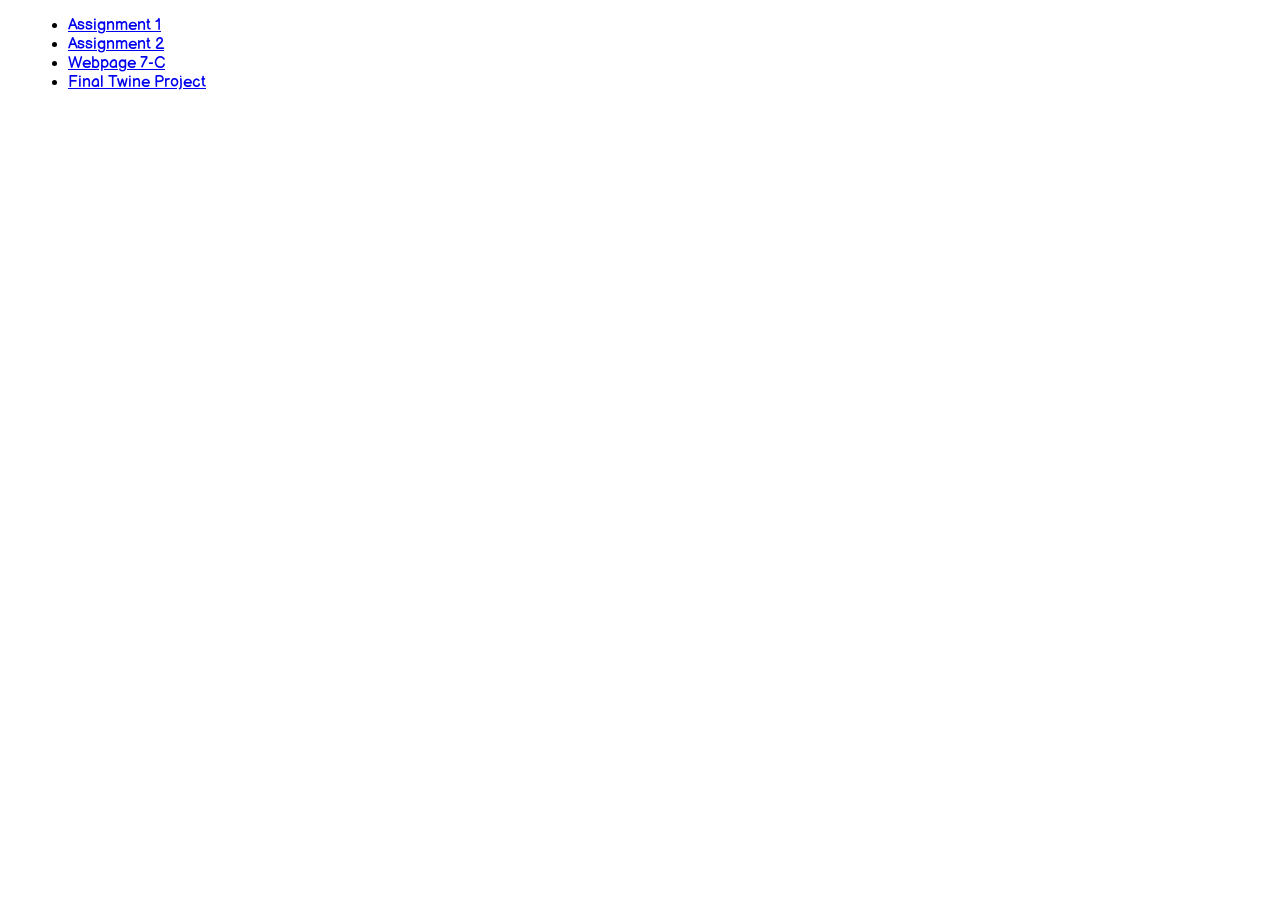
<file: index.html>
<!DOCTYPE html>
<html lang="en">
<head>
    <meta charset="UTF-8">
    <meta name="viewport" content="width=device-width, initial-scale=1.0">
    <style>
        @import url('https://fonts.googleapis.com/css2?family=Balsamiq+Sans:ital,wght@0,400;0,700;1,400;1,700&display=swap');
    </style>
    <title>COMM-150</title>
    <link rel="stylesheet" type="text/css" href="stylesx.css">
</head>

<body>
    
    <ul>
        <li><a href="index.html" class="active">Assignment 1</a></li>
        <li><a href="assignment2.html">Assignment 2</a></li>
        <li><a href="webpage.html">Webpage 7-C</a></li>
        <li><a href="Doom and Despair.html">Final Twine Project</a></li>
    </ul>
    

</body>
</html>
</file>
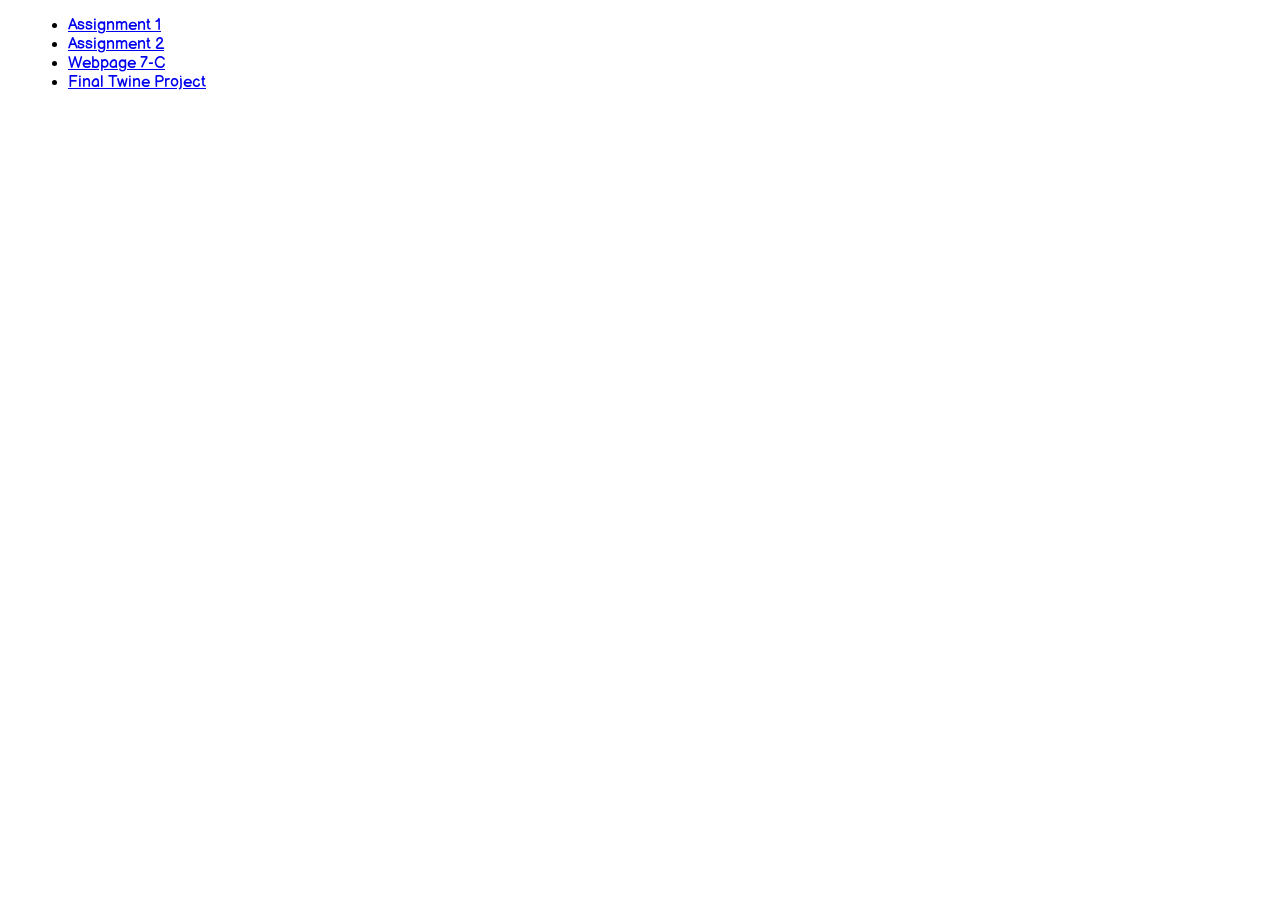
<file: assignment1.html>
<!DOCTYPE html>
<html lang="en">
<head>
    <meta charset="UTF-8">
    <meta name="viewport" content="width=device-width, initial-scale=1.0">
    <style>
        @import url('https://fonts.googleapis.com/css2?family=Balsamiq+Sans:ital,wght@0,400;0,700;1,400;1,700&display=swap');
    </style>
    <title>COMM-150</title>
    <link rel="stylesheet" type="text/css" href="stylesx.css">
</head>

<body>
    
    <ul>
        <li><a href="assignment1.html" class="active">Assignment 1</a></li>
        <li><a href="assignment2.html">Assignment 2</a></li>
        <li><a href="webpage.html">Webpage 7-C</a></li>
        <li><a href="Doom and Despair.html">Final Twine Project</a></li>
    </ul>
    

</body>
</html>
</file>
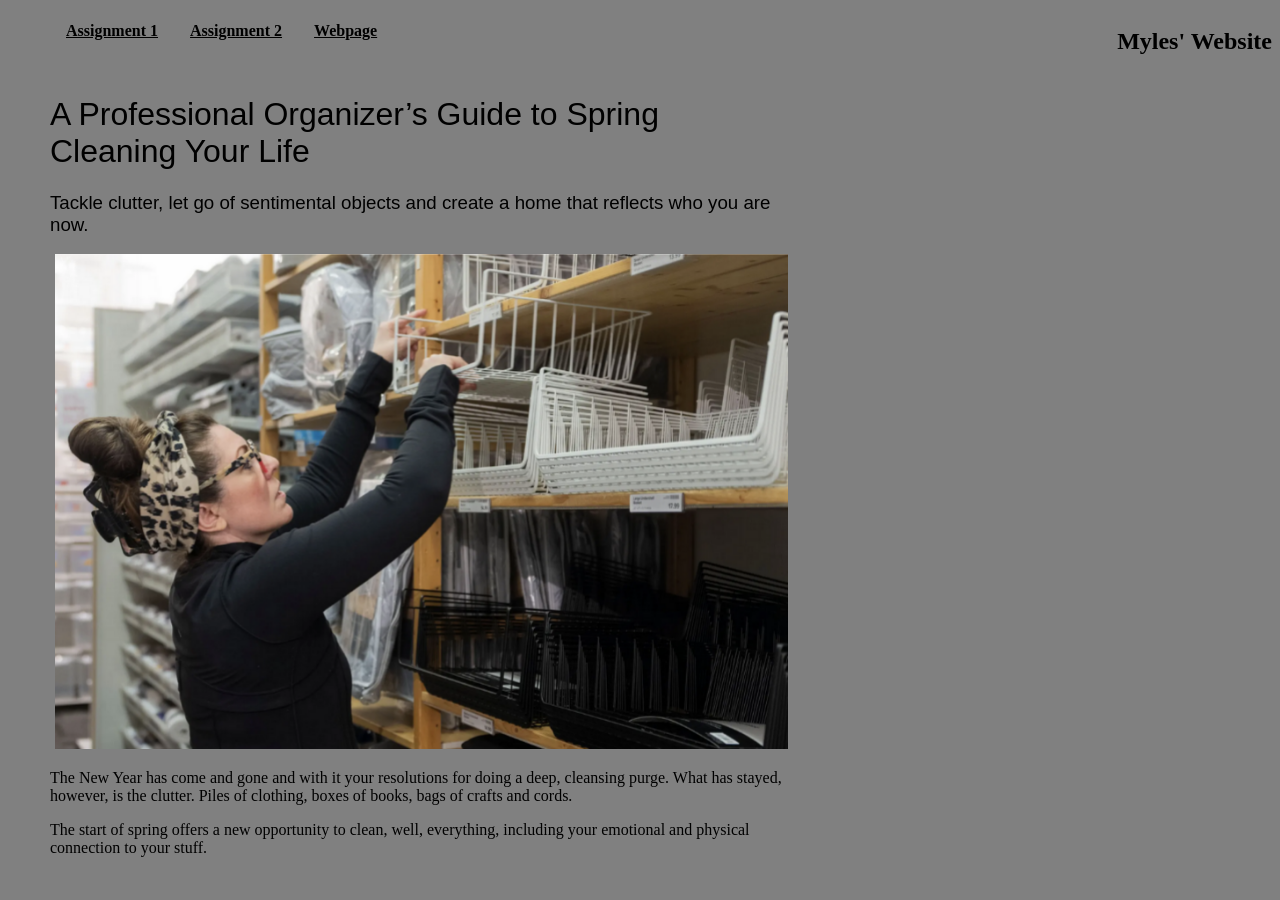
<file: assignment2.html>
<!DOCTYPE html>
<html lang="en">
<head>
    <meta charset="UTF-8">
    <meta name="viewport" content="width=device-width, initial-scale=1.0">
    <style>
        @import url('https://fonts.googleapis.com/css2?family=Balsamiq+Sans:ital,wght@0,400;0,700;1,400;1,700&display=swap');
    </style>
    <title>COMM-150</title>
    <link rel="stylesheet" type="text/css" href="styles2.css">
</head>

<body>
    <div id="head">
        <h2>Myles' Website</h2>
    </div>
    
    <nav>
        <ul class="topnav">
            <li><a href=index.html">Assignment 1</a></li>
            <li><a href="assignment2.html" class="active">Assignment 2</a></li>
            <li><a href="webpage.html">Webpage</a></li>
        </ul>
    </nav>

    <h1>A Professional Organizer’s Guide to Spring Cleaning Your Life</h1>

    <h3>Tackle clutter, let go of sentimental objects and create a home that reflects who you are now.</h3>
    
    <img src="shopping.png" alt="A woman reaching for something on the shelf at the store">

    <p>
        The New Year has come and gone and with it your resolutions for doing a deep, cleansing purge. What has stayed, however, is the clutter. 
        Piles of clothing, boxes of books, bags of crafts and cords.  
    </p>
    <p>
        The start of spring offers a new opportunity to clean, well, everything, including your emotional and physical connection to your stuff.
    </p>

</body>
</html>
</file>
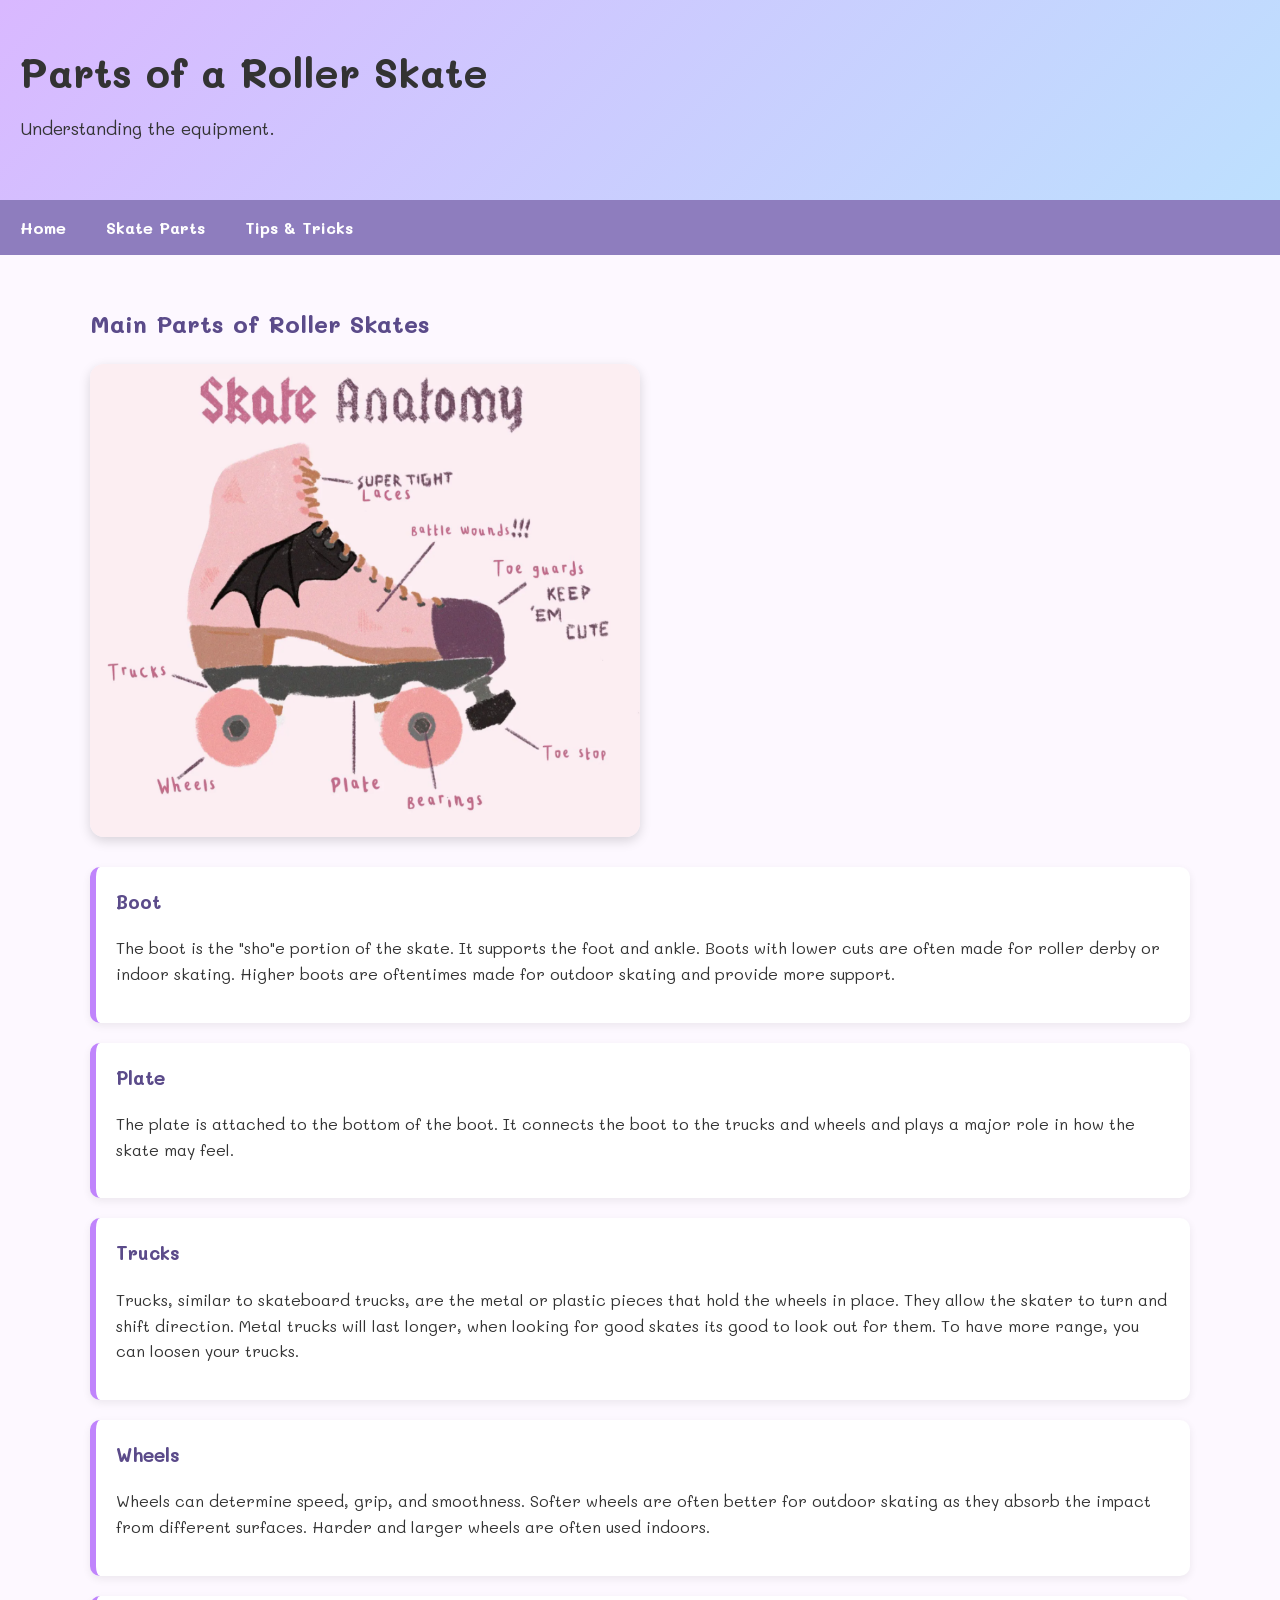
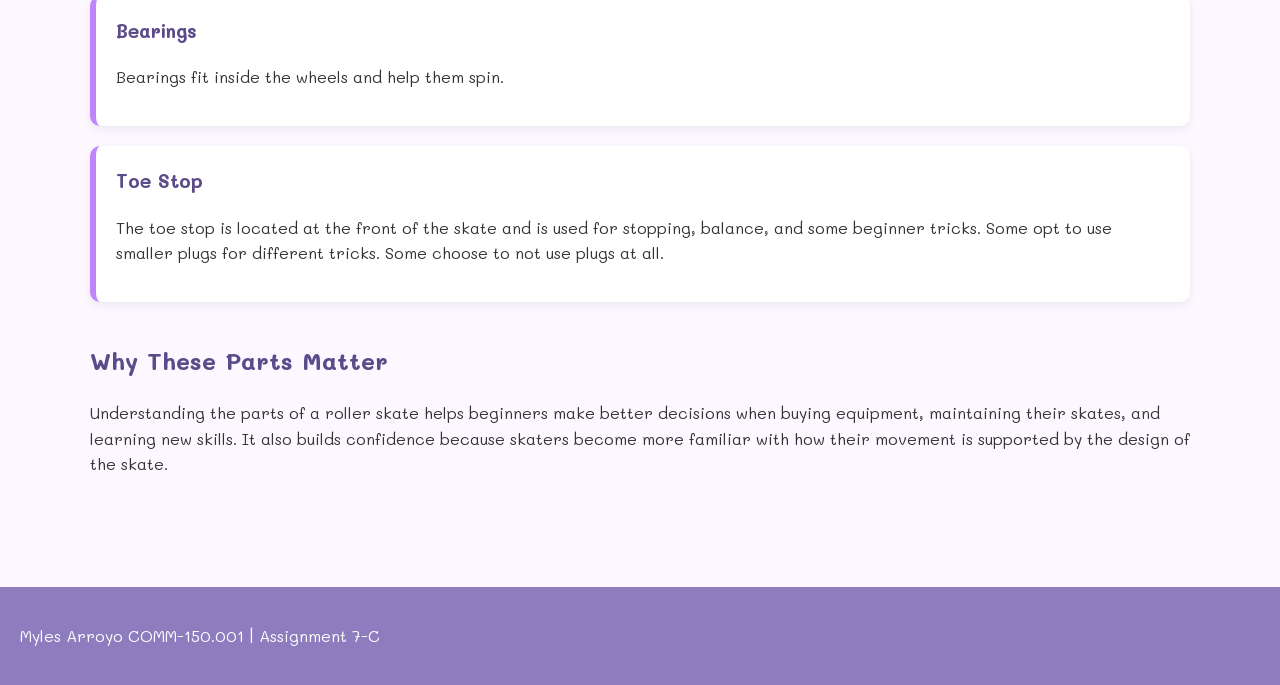
<file: parts.html>
<!DOCTYPE html>
<html lang="en">
<head>
    <meta charset="UTF-8">
    <meta name="viewport" content="width=device-width, initial-scale=1.0">
    <style>
        @import url('https://fonts.googleapis.com/css2?family=Mali:ital,wght@0,200;0,300;0,400;0,500;0,600;0,700;1,200;1,300;1,400;1,500;1,600;1,700&display=swap');
    </style>
    <title>Parts of a Roller Skate</title>
    <link rel="stylesheet" href="style.css">
</head>
<body>

    <header>
        <h1>Parts of a Roller Skate</h1>
        <p class="subtitle">Understanding the equipment.</p>
    </header>

    <nav>
        <ul class="nav-links">
            <li><a href="webpage.html">Home</a></li>
            <li><a href="parts.html">Skate Parts</a></li>
            <li><a href="tips.html">Tips & Tricks</a></li>
        </ul>
    </nav>

    <main>
        <section class="content-section">
            <h2>Main Parts of Roller Skates</h2>

            <div class="page-image">
                    <img src="skateanatomy.png" alt="Anatomy of a roller skate">
                </div>
            </div>

            <div class="info-list">
                <div class="info-item">
                    <h3>Boot</h3>
                    <p>
                        The boot is the "sho"e portion of the skate. It supports the foot and ankle. Boots with
                        lower cuts are often made for roller derby or indoor skating. Higher boots are oftentimes 
                        made for outdoor skating and provide more support.
                    </p>
                </div>

                <div class="info-item">
                    <h3>Plate</h3>
                    <p>
                        The plate is attached to the bottom of the boot. It connects the boot to the
                        trucks and wheels and plays a major role in how the skate may feel.
                    </p>
                </div>

                <div class="info-item">
                    <h3>Trucks</h3>
                    <p>
                        Trucks, similar to skateboard trucks, are the metal or plastic pieces that hold the wheels in place. They allow
                        the skater to turn and shift direction. Metal trucks will last longer, when looking
                        for good skates its good to look out for them. To have more range, you can loosen your trucks.
                    </p>
                </div>

                <div class="info-item">
                    <h3>Wheels</h3>
                    <p>
                        Wheels can determine speed, grip, and smoothness. Softer wheels are often better for
                        outdoor skating as they absorb the impact from different surfaces.
                        Harder and larger wheels are often used indoors.
                    </p>
                </div>

                <div class="info-item">
                    <h3>Bearings</h3>
                    <p>
                        Bearings fit inside the wheels and help them spin. 
                    </p>
                </div>

                <div class="info-item">
                    <h3>Toe Stop</h3>
                    <p>
                        The toe stop is located at the front of the skate and is used for stopping,
                        balance, and some beginner tricks. Some opt to use smaller plugs for different tricks.
                        Some choose to not use plugs at all.
                    </p>
                </div>
            </div>
        </section>

        <section class="content-section">
            <h2>Why These Parts Matter</h2>
            <p>
                Understanding the parts of a roller skate helps beginners make better decisions when
                buying equipment, maintaining their skates, and learning new skills. It also builds
                confidence because skaters become more familiar with how their movement is supported
                by the design of the skate.
            </p>
        </section>
    </main>

    <footer>
        <p>Myles Arroyo COMM-150.001 | Assignment 7-C</p>
    </footer>

</body>
</html>
</file>
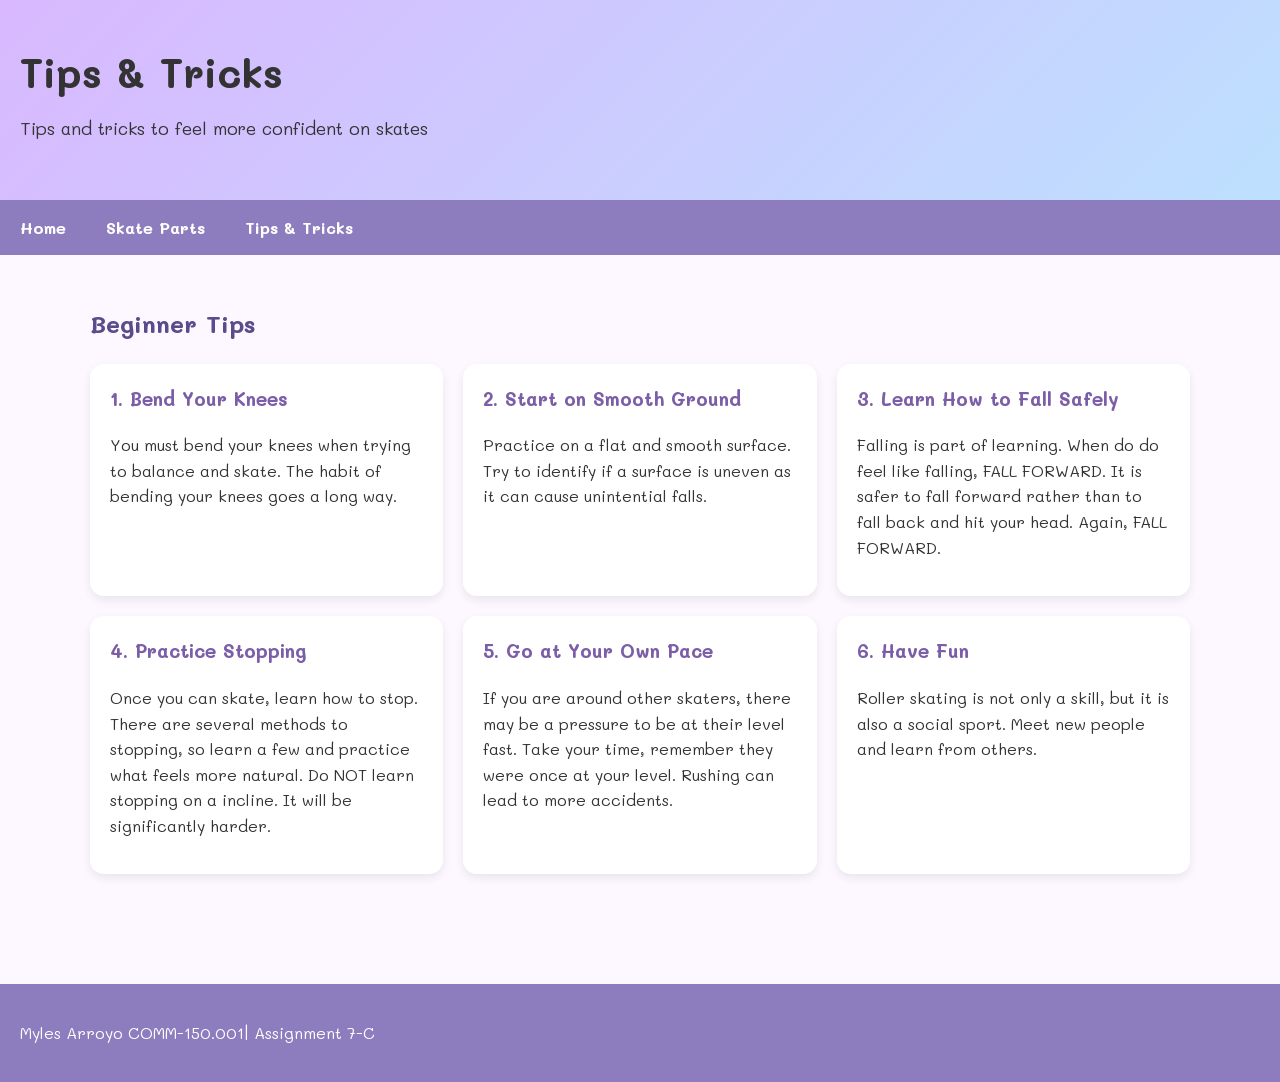
<file: tips.html>
<!DOCTYPE html>
<html lang="en">
<head>
    <meta charset="UTF-8">
    <meta name="viewport" content="width=device-width, initial-scale=1.0">
    <style>
        @import url('https://fonts.googleapis.com/css2?family=Mali:ital,wght@0,200;0,300;0,400;0,500;0,600;0,700;1,200;1,300;1,400;1,500;1,600;1,700&display=swap');
    </style>
    <title>Roller Skating Tips and Tricks</title>
    <link rel="stylesheet" href="style.css">
</head>
<body>

    <header>
        <h1>Tips & Tricks</h1>
        <p class="subtitle">Tips and tricks to feel more confident on skates</p>
    </header>

    <nav>
        <ul class="nav-links">
            <li><a href="webpage.html">Home</a></li>
            <li><a href="parts.html">Skate Parts</a></li>
            <li><a href="tips.html">Tips & Tricks</a></li>
        </ul>
    </nav>

    <main>
        <section class="content-section">
            <h2>Beginner Tips</h2>


            <div class="card-container">
                <div class="card">
                    <h3>1. Bend Your Knees</h3>
                    <p>
                        You must bend your knees when trying to balance and skate. The habit of bending
                        your knees goes a long way.
                    </p>
                </div>

                <div class="card">
                    <h3>2. Start on Smooth Ground</h3>
                    <p>
                        Practice on a flat and smooth surface. Try to identify if a surface is 
                        uneven as it can cause unintential falls. 
                    </p>
                </div>

                <div class="card">
                    <h3>3. Learn How to Fall Safely</h3>
                    <p>
                        Falling is part of learning. When do do feel like falling, FALL FORWARD.
                        It is safer to fall forward rather than to fall back and hit your head. Again,
                        FALL FORWARD.
                    </p>
                </div>

                <div class="card">
                    <h3>4. Practice Stopping</h3>
                    <p>
                        Once you can skate, learn how to stop. There are several methods to stopping, 
                        so learn a few and practice what feels more natural. Do NOT learn stopping on a incline.
                        It will be significantly harder.
                    </p>
                </div>

                <div class="card">
                    <h3>5. Go at Your Own Pace</h3>
                    <p>
                        If you are around other skaters, there may be a pressure to be at their level fast.
                        Take your time, remember they were once at your level. Rushing can lead to more accidents.
                    </p>
                </div>

                <div class="card">
                    <h3>6. Have Fun</h3>
                    <p>
                        Roller skating is not only a skill, but it is also a social sport. Meet new people and 
                        learn from others.
                    </p>
                </div>
            </div>
        </section>

    </main>

    <footer>
        <p>Myles Arroyo COMM-150.001| Assignment 7-C</p>
    </footer>

</body>
</html>
</file>
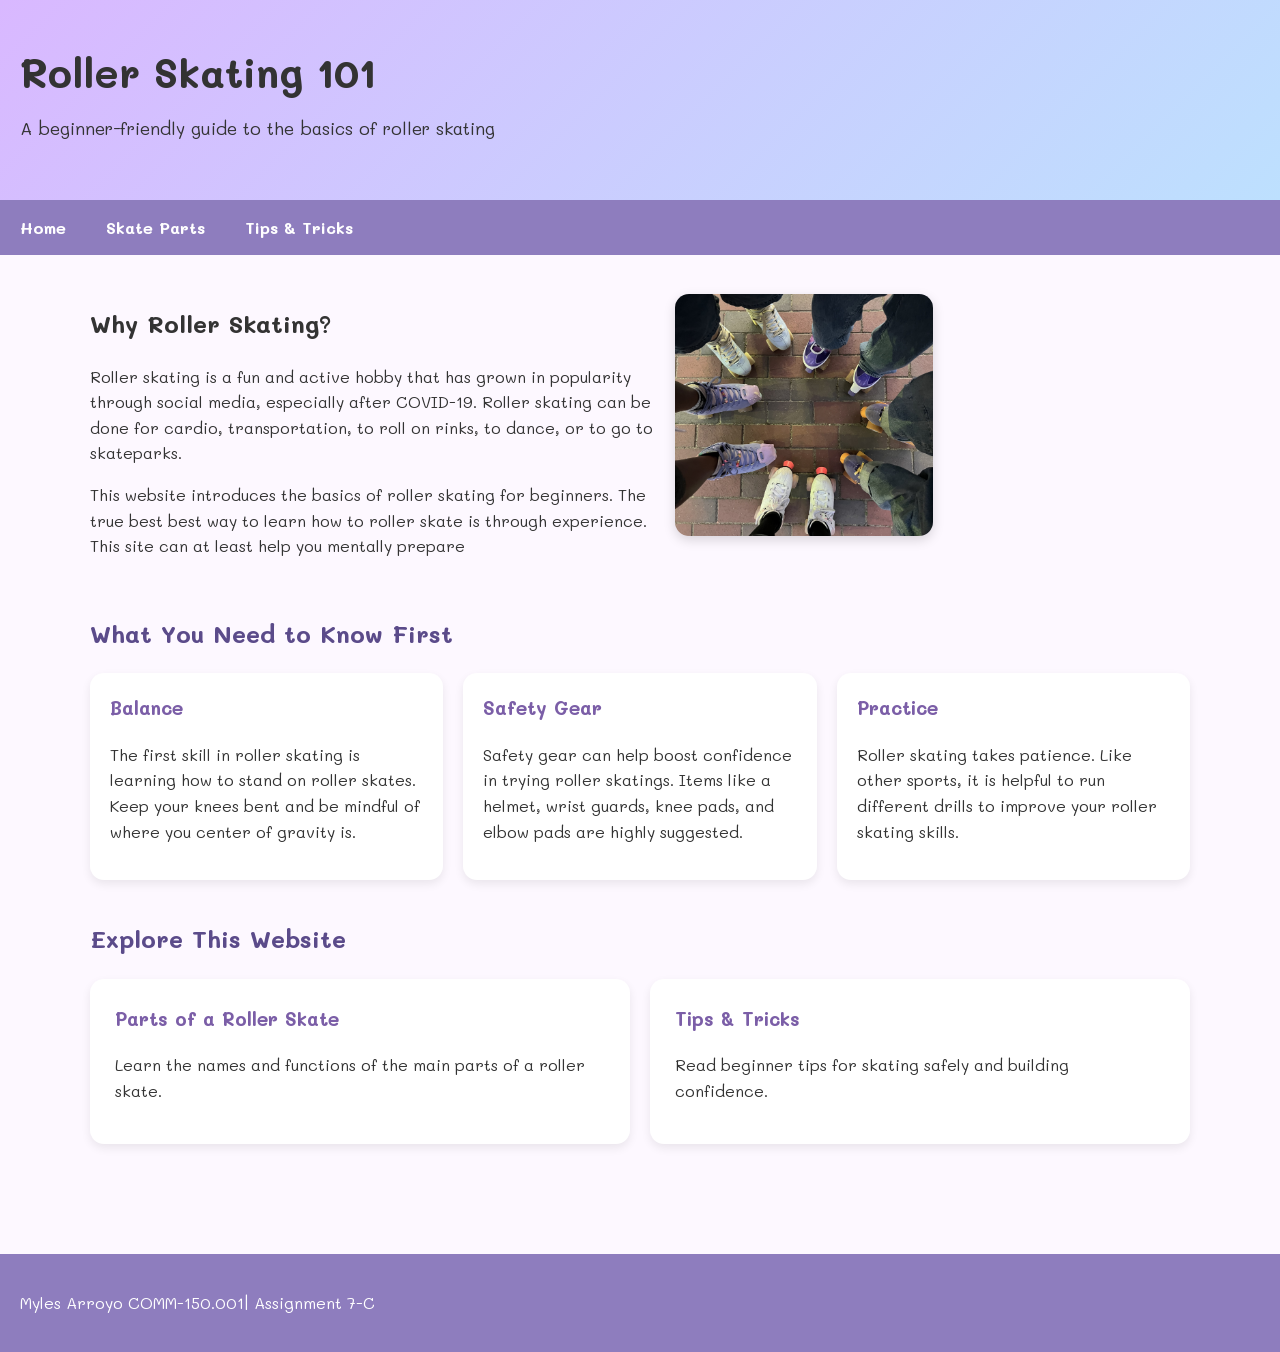
<file: webpage.html>
<!DOCTYPE html>
<html lang="en">
<head>
    <meta charset="UTF-8">
    <meta name="viewport" content="width=device-width, initial-scale=1.0">
    <style>
        @import url('https://fonts.googleapis.com/css2?family=Mali:ital,wght@0,200;0,300;0,400;0,500;0,600;0,700;1,200;1,300;1,400;1,500;1,600;1,700&display=swap');
    </style>
    <title>Roller Skating Basics</title>
    <link rel="stylesheet" href="style.css">
</head>
<body>

    <header>
        <h1>Roller Skating 101</h1>
        <p class="subtitle">A beginner-friendly guide to the basics of roller skating</p>
    </header>

    <nav>
        <ul class="nav-links">
            <li><a href="webpage.html">Home</a></li>
            <li><a href="parts.html">Skate Parts</a></li>
            <li><a href="tips.html">Tips & Tricks</a></li>
        </ul>
    </nav>

    <main>
        <section class="main">
            <div class="main-text">
                <h2>Why Roller Skating?</h2>
                <p>
                    Roller skating is a fun and active hobby that has grown in popularity
                    through social media, especially after COVID-19. Roller skating can be done
                    for cardio, transportation, to roll on rinks, to dance, or to go to skateparks.
                    
                </p>
                <p>
                    This website introduces the basics of roller skating for beginners. The true best
                    best way to learn how to roller skate is through experience. This site can at least
                    help you mentally prepare
                </p>
            </div>

            <div class="main-image">
                    <img src="skategroup.jpg" alt="a circle of rollerskaters standing together">
                </div>
            </div>
        </section>

        <section class="content-section">
            <h2>What You Need to Know First</h2>
            <div class="card-container">
                <div class="card">
                    <h3>Balance</h3>
                    <p>
                        The first skill in roller skating is learning how to stand on roller skates.
                        Keep your knees bent and be mindful of where you center of gravity is.
                    </p>
                </div>

                <div class="card">
                    <h3>Safety Gear</h3>
                    <p>
                        Safety gear can help boost confidence in trying roller skatings. Items like 
                        a helmet, wrist guards, knee pads, and elbow pads are highly suggested. 
                    </p>
                </div>

                <div class="card">
                    <h3>Practice</h3>
                    <p>
                        Roller skating takes patience. Like other sports, it is helpful to run
                        different drills to improve your roller skating skills.
                    </p>
                </div>
            </div>
        </section>

        <section class="content-section">
            <h2>Explore This Website</h2>
            <div class="links-grid">
                <a href="parts.html" class="feature-box">
                    <h3>Parts of a Roller Skate</h3>
                    <p>Learn the names and functions of the main parts of a roller skate.</p>
                </a>

                <a href="tips.html" class="feature-box">
                    <h3>Tips & Tricks</h3>
                    <p>Read beginner tips for skating safely and building confidence.</p>
                </a>
            </div>
        </section>
    </main>

    <footer>
        <p>Myles Arroyo COMM-150.001| Assignment 7-C</p>
    </footer>

</body>
</html>
</file>
<file: stylesx.css>
.balsamiq-sans-regular {
    font-family: "Balsamiq Sans", serif;
    font-weight: 400;
    font-style: normal;
}

.balsamiq-sans-bold {
    font-family: "Balsamiq Sans", serif;
    font-weight: 700;
    font-style: normal;
}

.balsamiq-sans-regular-italic {
    font-family: "Balsamiq Sans", serif;
    font-weight: 400;
    font-style: italic;
}

.balsamiq-sans-bold-italic {
    font-family: "Balsamiq Sans", serif;
    font-weight: 700;
    font-style: italic;
}

/*topnav*/
ul.topnav {
    flex-direction: center;
    border-radius: 10px;
    margin: 0;
    padding: 0;
    background-color:plum;
    list-style-type: none;
}

ul.topnav::after {
    content: "";
    display: table;
    clear: both;
}

ul.topnav li {
    float: left;
    padding-top: 3vh;
}

ul.topnav li a {
    display: block;
    color: white;
    font-weight: bold;
    padding: 14px 16px;
}

ul.topnav li a:hover:not(.active) {
    color: black;
    background-color: rgb(225, 168, 213);
    border-radius: 10px;
}

ul.topnav li a.active {
    color: black;
    background-color: rgb(190, 141, 179);
    border-radius: 10px;
}

ul.topnav li.right {
    float: right;
}


header{
    float: right;
    font-family: 'Balsamiq Sans', serif;
    padding-right: 1vw;
    }

body{
    padding-left: 20px;
    font-family: 'Balsamiq Sans', sans-serif;
    }
img{
    max-width: 150px;
}
</file>
<file: styles2.css>
body{
    background-color: grey;
    margin-left: 50px;
}

p{
    width: 60%;
}

#head{
    display: block;
    float: right;
}

h1{
    width: 60%;
    font-family: Arial, Helvetica, sans-serif;
    font-weight: normal;
}

h3{
    width: 60%;
    font-family: Arial, Helvetica, sans-serif;
    font-weight: normal;
}

img{
    width: 60%;
    margin-left: 5px;
}


ul.topnav {
    flex-direction: center;
    margin: 0;
    padding: 0;
    list-style-type: none;
}

ul.topnav::after {
    content: "";
    display: table;
    clear: both;
}

ul.topnav li {
    float: left;
}

ul.topnav li a {
    display: block;
    font-weight: bold;
    padding: 14px 16px;
    color: black;
}

ul.topnav li.right {
    float: right;
}
</file>
<file: style.css>
/* gen page styles */
body {
    margin: 0;
    font-family: "mali", cursive;
    background-color: #fdf8ff;
    color: #333333;
    line-height: 1.6;
}

/* font stuff*/

.mali-regular {
    font-family: "Mali", cursive;
    font-weight: 400;
    font-style: normal;
}

.mali-regular-italic {
    font-family: "Mali", cursive;
    font-weight: 400;
    font-style: italic;
}

/* Header */
header {
    background: linear-gradient(135deg, #d9b8ff, #bde0fe);
    padding: 40px 20px;
    text-align: left;
}

header h1 {
    margin: 0;
    font-size: 2.5rem;
}

.subtitle {
    margin-top: 10px;
    font-size: 1.1rem;
}

/* Nav bar */
nav {
    background-color: #8e7dbe;
}

.nav-links {
    list-style: none;
    margin: 0;
    padding: 0;
    display: flex;
    flex-wrap: wrap;
}

.nav-links li {
    margin: 0;
}

.nav-links a {
    display: block;
    padding: 15px 20px;
    text-decoration: none;
    color: white;
    font-weight: bold;
}

.nav-links a:hover {
    background-color: #6f5fa5;
}

/* Main Layout */
main {
    padding: 30px 20px;
    max-width: 1100px;
    margin: 0 auto;
}

/* Main Section */
.main {
    display: flex;
    flex-wrap: wrap;
    gap: 20px;
    align-items: center;
    margin-bottom: 40px;
}

.main-text {
    flex: 1 1 400px;
}

/* Images Styling*/

.main-image {
    flex: 1 1 350px;
}

.main-image img,
.page-image img {
    width: 50%;
    border-radius: 14px;
    box-shadow: 0 4px 12px rgba(0, 0, 0, 0.15);
    display: block;
    margin-bottom: 30px;
}

/* Section Styling */
.content-section {
    margin-bottom: 40px;
}

.content-section h2 {
    margin-bottom: 20px;
    color: #5b4b8a;
}

/* Cards Stylizing*/
.card-container {
    display: flex;
    flex-wrap: wrap;
    gap: 20px;
}

.card {
    background-color: white;
    padding: 20px;
    border-radius: 14px;
    box-shadow: 0 4px 10px rgba(0, 0, 0, 0.08);
    flex: 1 1 250px;
}

.card h3 {
    margin-top: 0;
    color: #7b5ea7;
}

/* Feature Links + Stylizing*/
.links-grid {
    display: flex;
    flex-wrap: wrap;
    gap: 20px;
}

.feature-box {
    background-color: #ffffff;
    text-decoration: none;
    color: #333333;
    padding: 25px;
    border-radius: 14px;
    box-shadow: 0 4px 10px rgba(0, 0, 0, 0.08);
    flex: 1 1 300px;
    transition: transform 0.2s ease;
}

/* adds a cool hovering feature when item is hovered over!!*/
.feature-box:hover {
    transform: translateY(-5px);
}

.feature-box h3 {
    color: #7b5ea7;
    margin-top: 0;
}

/* info list for skate parts */
.info-list {
    display: flex;
    flex-direction: column;
    gap: 20px;
}

.info-item {
    background-color: white;
    padding: 20px;
    border-left: 6px solid #c084fc;
    border-radius: 10px;
    box-shadow: 0 3px 8px rgba(0, 0, 0, 0.07);
}

.info-item h3 {
    margin-top: 0;
    color: #5b4b8a;
}

/* Footer stylizing */
footer {
    background-color: #8e7dbe;
    color: white;
    text-align: left;
    padding: 20px;
    margin-top: 40px;
}
</file>
